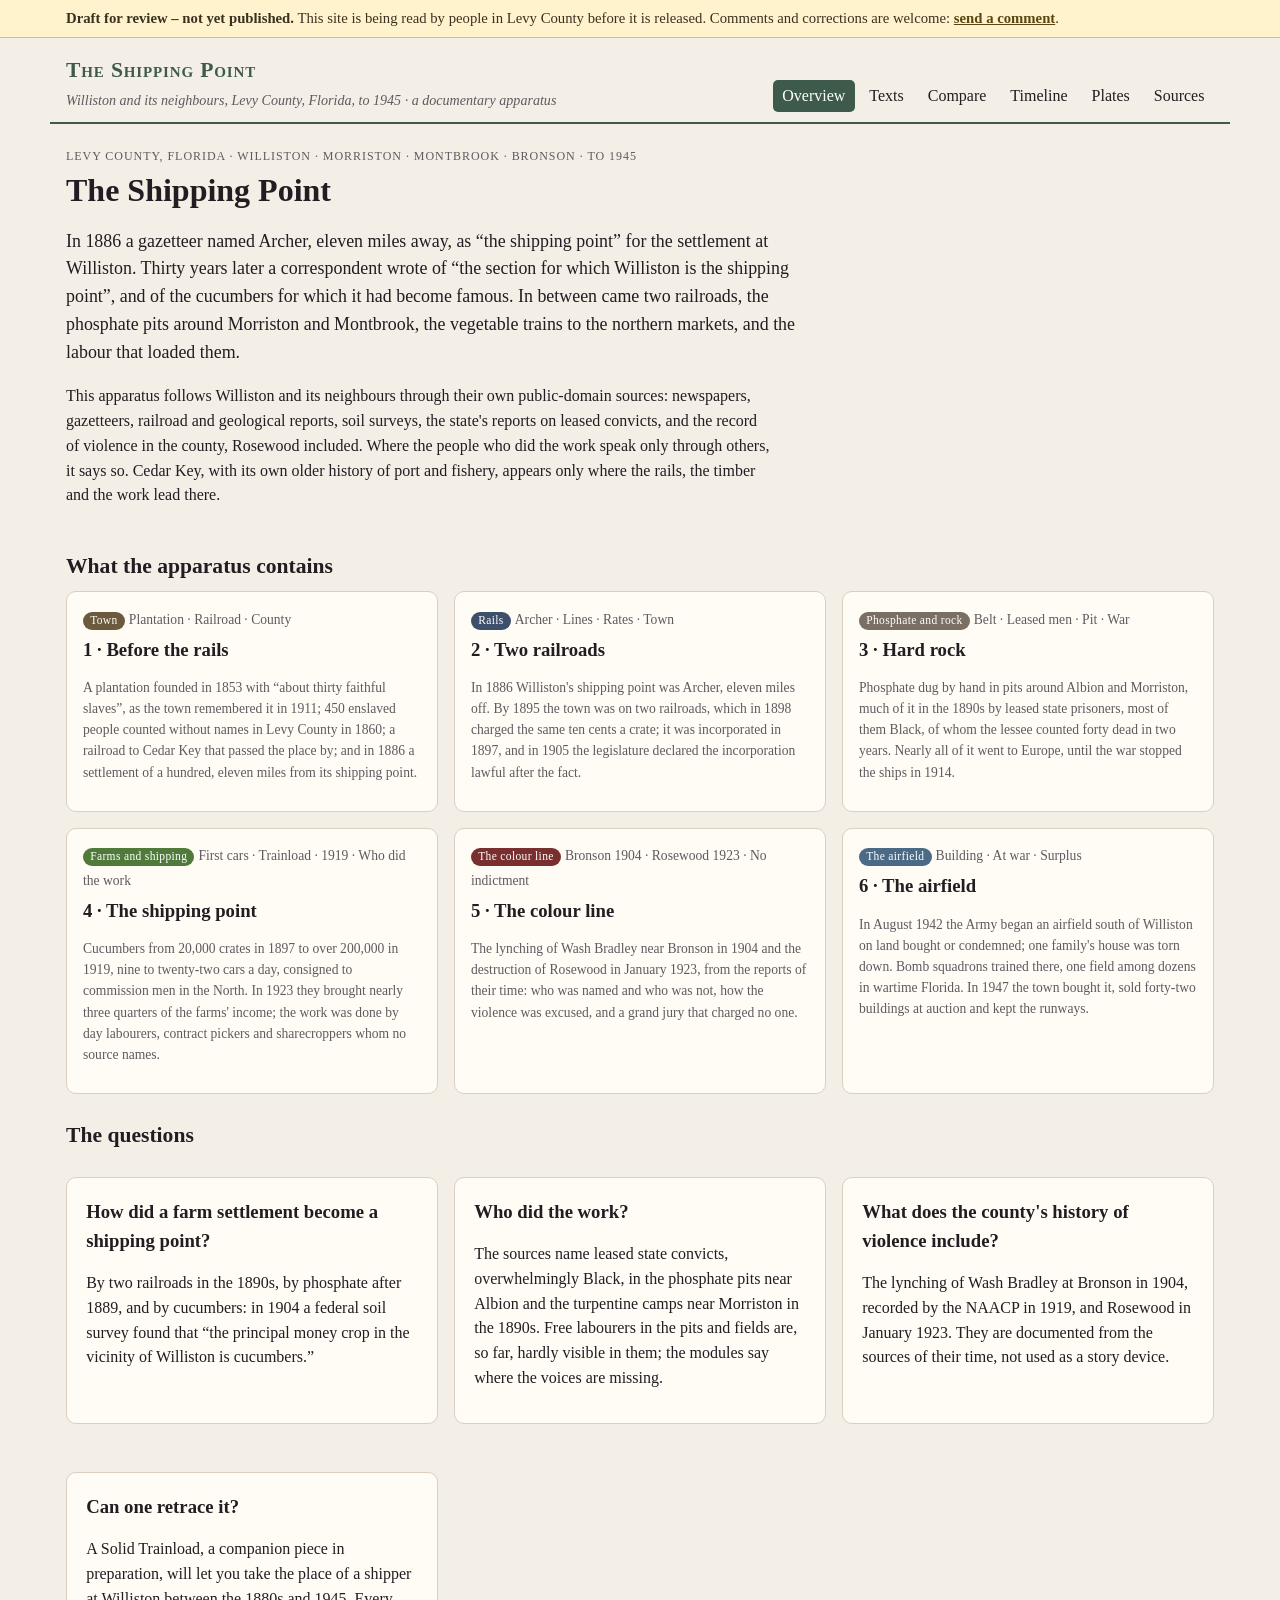
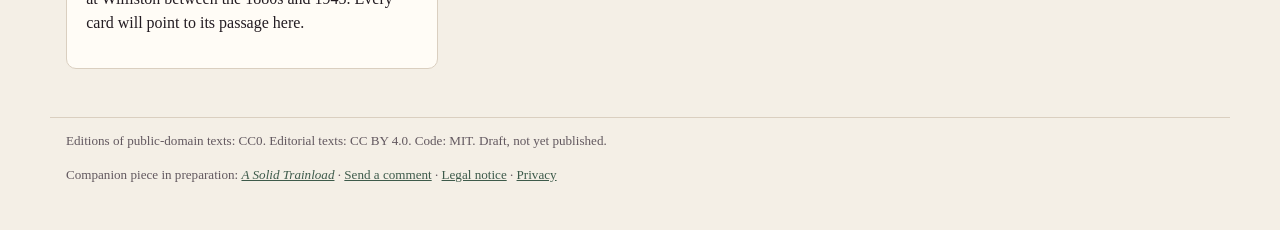
<file: index.html>
<!doctype html>
<html lang="en">
<head>
<meta charset="utf-8">
<meta name="viewport" content="width=device-width, initial-scale=1">
<meta name="robots" content="noindex, nofollow">
<title>The Shipping Point</title>
<meta name="description" content="Williston, Morriston, Montbrook and Bronson in Levy County, Florida, to 1945: rails, phosphate, cucumbers, the colour line and the airfield, in public-domain sources. Draft for review.">
<link rel="stylesheet" href="style.css">
<link rel="icon" href="data:image/svg+xml,%3Csvg xmlns='http://www.w3.org/2000/svg' viewBox='0 0 32 32'%3E%3Crect x='3' y='12' width='26' height='10' rx='1' fill='none' stroke='%233d5a4a' stroke-width='2.5'/%3E%3Ccircle cx='9' cy='25' r='2.5' fill='%233d5a4a'/%3E%3Ccircle cx='23' cy='25' r='2.5' fill='%233d5a4a'/%3E%3C/svg%3E">
</head>
<body>
<div class="draft" role="note"><p><b>Draft for review – not yet published.</b> This site is being read by people in Levy County before it is released. Comments and corrections are welcome: <a href="feedback.html">send a comment</a>.</p></div>
<header class="top">
  <a class="brand" href="#/">
    <strong>The Shipping Point</strong>
    <em>Williston and its neighbours, Levy County, Florida, to 1945 · a documentary apparatus</em>
  </a>
  <nav>
    <a href="#/" data-k="">Overview</a>
    <a href="#/texts" data-k="texts">Texts</a>
    <a href="#/compare" id="navCompare" data-k="compare" hidden>Compare</a>
    <a href="#/timeline" data-k="timeline">Timeline</a>
    <a href="#/plates" id="navPlates" data-k="plates" hidden>Plates</a>
    <a href="#/sources" data-k="sources">Sources</a>
  </nav>
</header>
<main id="view" aria-live="polite"></main>
<footer>
  <p>Editions of public-domain texts: CC0. Editorial texts: CC BY 4.0. Code: MIT. Draft, not yet published.</p>
  <p>Companion piece in preparation: <a href="https://a-solid-trainload.netlify.app/"><em>A Solid Trainload</em></a> · <a href="feedback.html">Send a comment</a> · <a href="legal.html#notice">Legal notice</a> · <a href="legal.html#privacy">Privacy</a></p>
</footer>
<script src="app.js"></script>
</body>
</html>
</file>
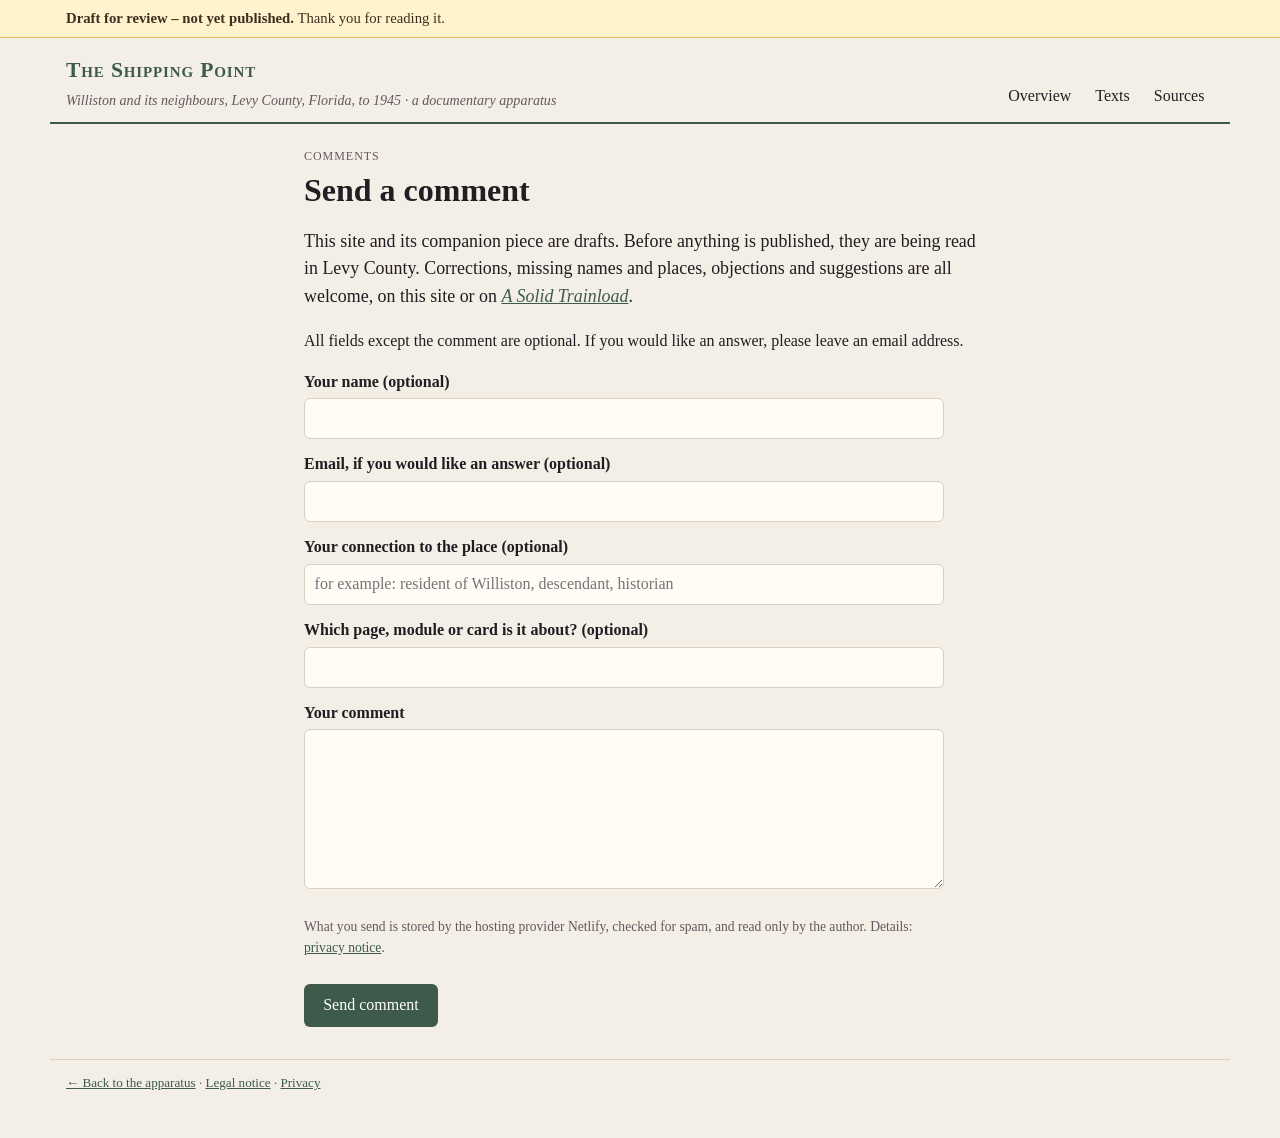
<file: feedback.html>
<!doctype html>
<html lang="en">
<head>
<meta charset="utf-8">
<meta name="viewport" content="width=device-width, initial-scale=1">
<meta name="robots" content="noindex, nofollow">
<title>Send a comment · The Shipping Point</title>
<meta name="description" content="Comments and corrections on the draft of The Shipping Point.">
<link rel="stylesheet" href="style.css">
</head>
<body>
<div class="draft" role="note"><p><b>Draft for review – not yet published.</b> Thank you for reading it.</p></div>
<header class="top">
  <a class="brand" href="index.html#/">
    <strong>The Shipping Point</strong>
    <em>Williston and its neighbours, Levy County, Florida, to 1945 · a documentary apparatus</em>
  </a>
  <nav>
    <a href="index.html#/">Overview</a>
    <a href="index.html#/texts">Texts</a>
    <a href="index.html#/sources">Sources</a>
  </nav>
</header>
<main class="readable">
  <span class="tag">Comments</span>
  <h1>Send a comment</h1>
  <p class="lede">This site and its companion piece are drafts. Before anything is published, they are being read in Levy County. Corrections, missing names and places, objections and suggestions are all welcome, on this site or on <a href="https://a-solid-trainload.netlify.app/"><em>A Solid Trainload</em></a>.</p>
  <p>All fields except the comment are optional. If you would like an answer, please leave an email address.</p>

  <form class="fb" name="feedback" method="POST" action="/thanks.html" data-netlify="true" netlify-honeypot="bot-field">
    <input type="hidden" name="form-name" value="feedback">
    <p class="hp"><label>Leave this field empty: <input name="bot-field"></label></p>
    <label>Your name (optional)<input name="name" autocomplete="name"></label>
    <label>Email, if you would like an answer (optional)<input name="email" type="email" autocomplete="email"></label>
    <label>Your connection to the place (optional)<input name="connection" placeholder="for example: resident of Williston, descendant, historian"></label>
    <label>Which page, module or card is it about? (optional)<input name="where"></label>
    <label>Your comment<textarea name="comment" required></textarea></label>
    <p class="fine">What you send is stored by the hosting provider Netlify, checked for spam, and read only by the author. Details: <a href="legal.html#form">privacy notice</a>.</p>
    <button type="submit">Send comment</button>
  </form>
</main>
<footer>
  <p><a href="index.html#/">← Back to the apparatus</a> · <a href="legal.html#notice">Legal notice</a> · <a href="legal.html#privacy">Privacy</a></p>
</footer>
</body>
</html>
</file>
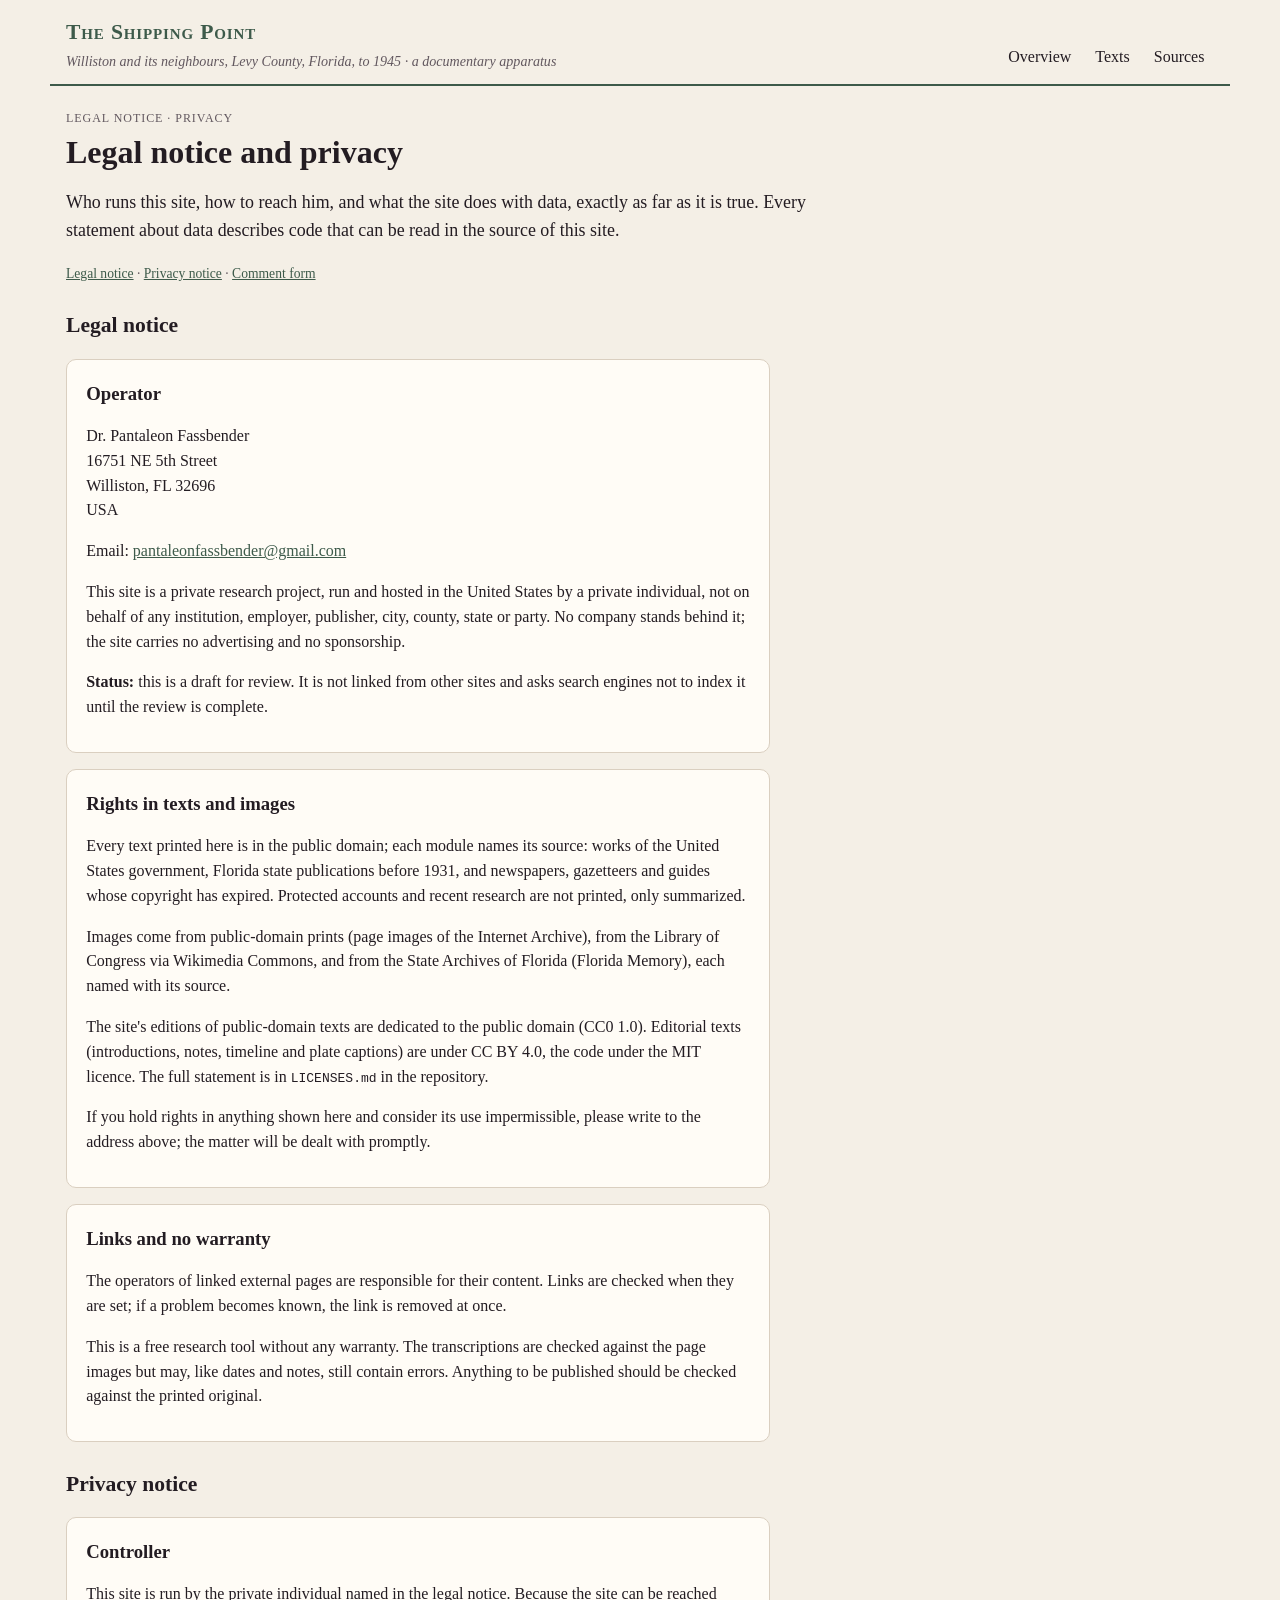
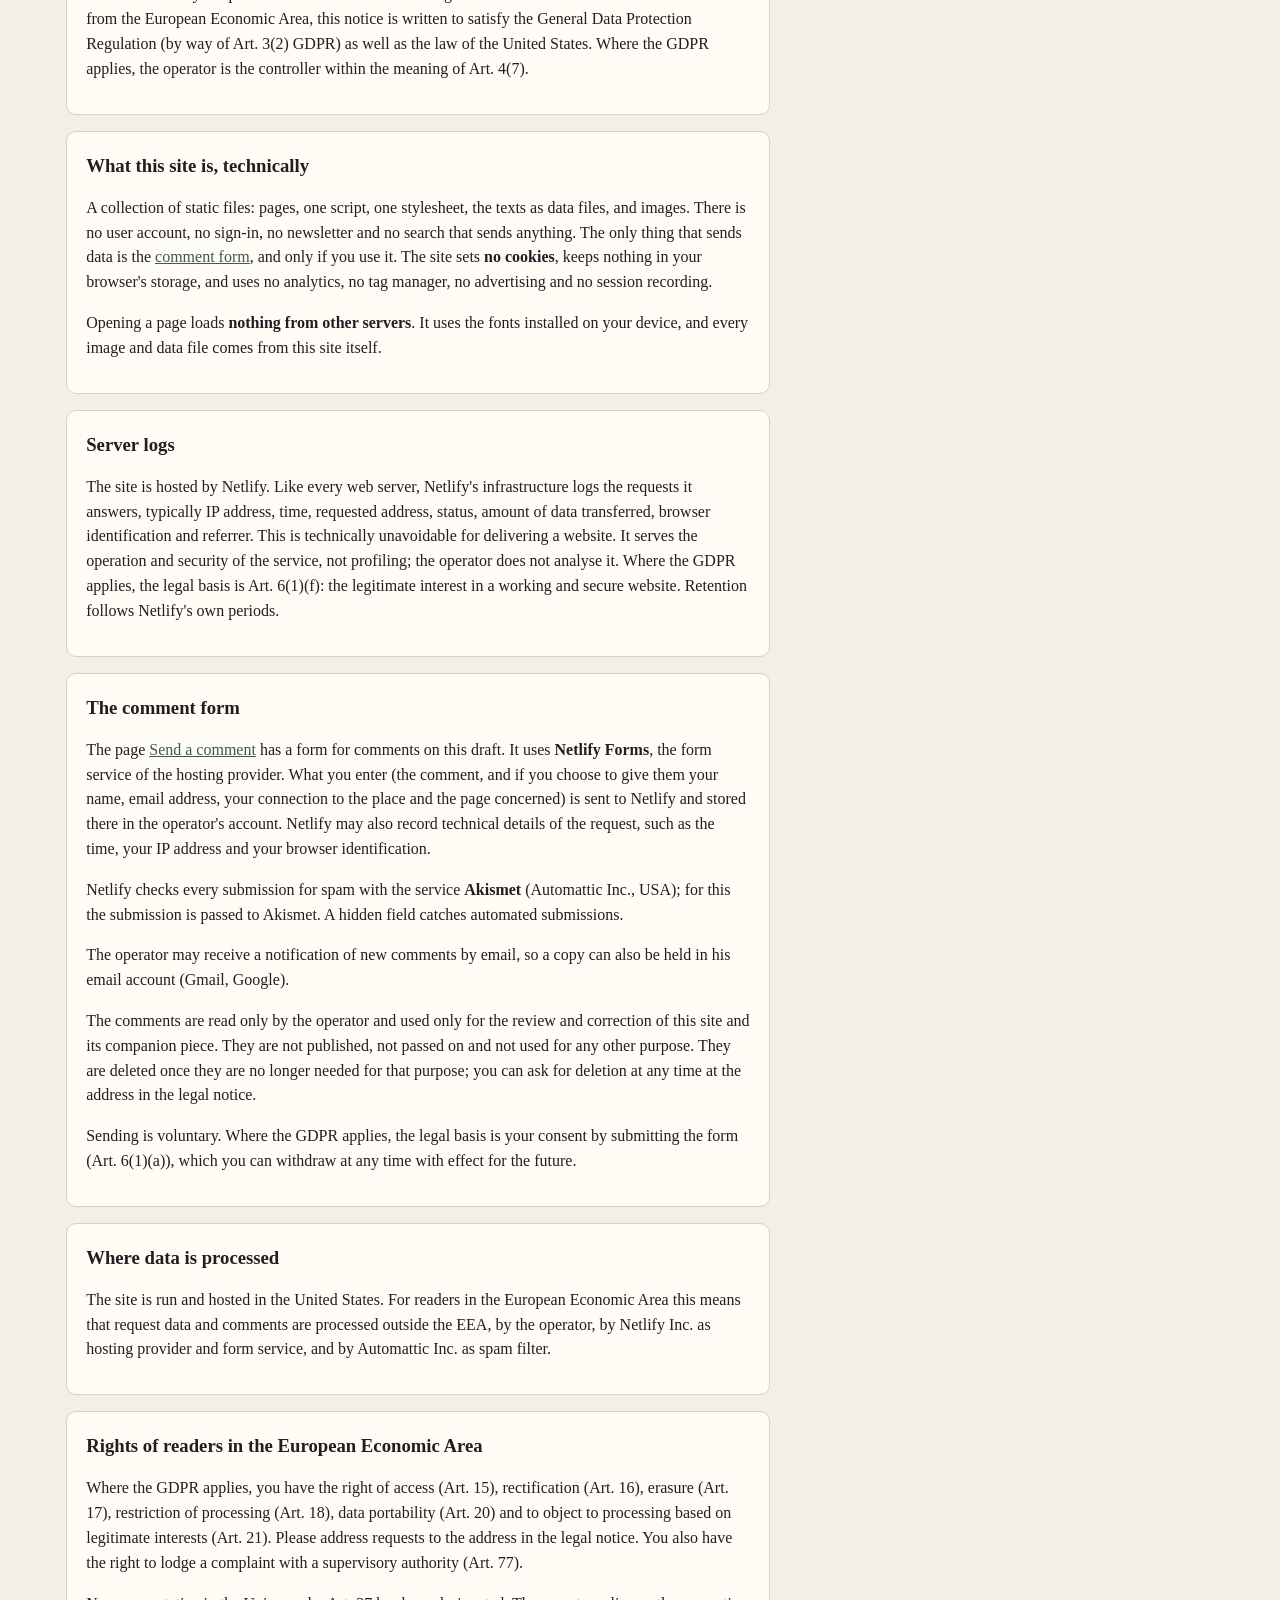
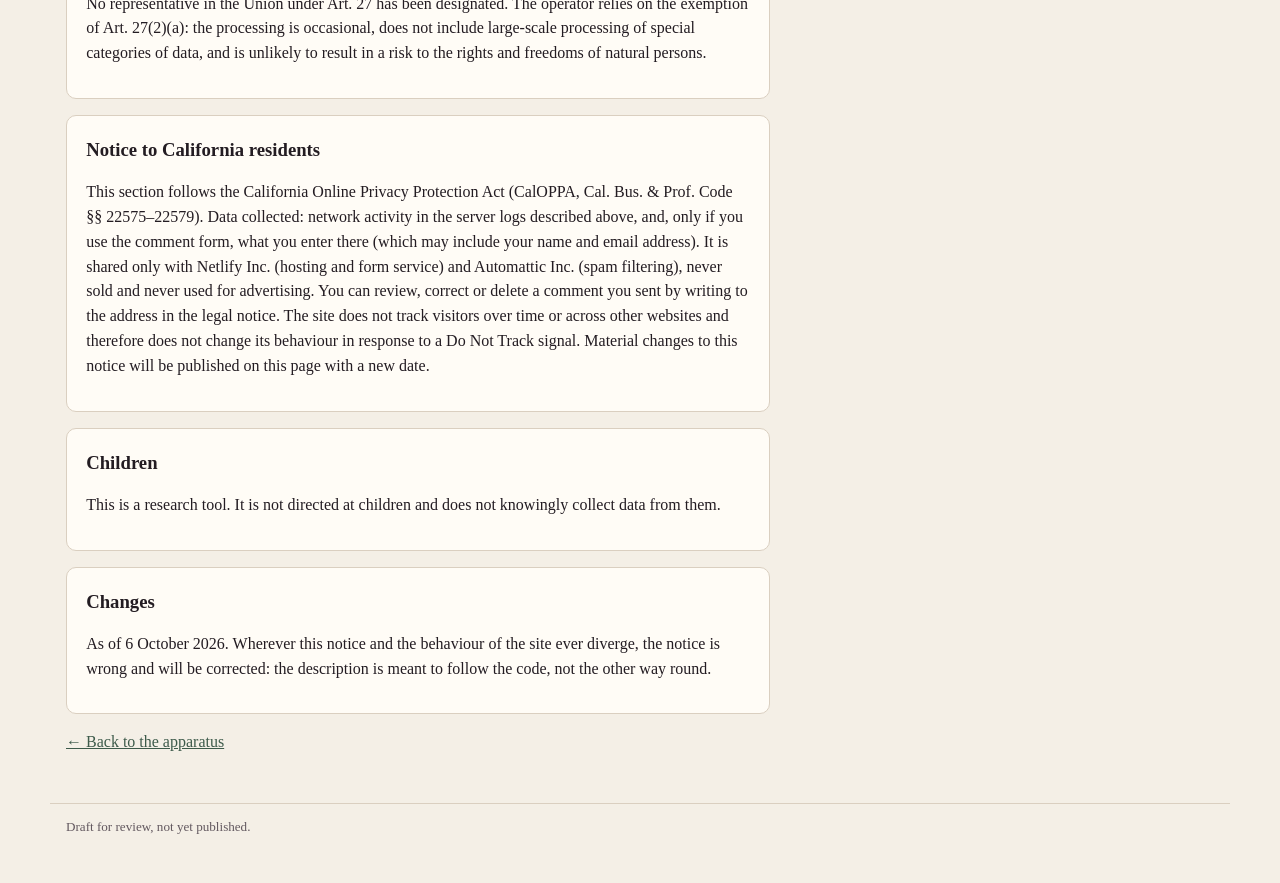
<file: legal.html>
<!doctype html>
<html lang="en">
<head>
<meta charset="utf-8">
<meta name="viewport" content="width=device-width, initial-scale=1">
<meta name="robots" content="noindex, nofollow">
<title>Legal notice and privacy · The Shipping Point</title>
<meta name="description" content="Who runs this site and what it does with data.">
<link rel="stylesheet" href="style.css">
</head>
<body>
<header class="top">
  <a class="brand" href="index.html#/">
    <strong>The Shipping Point</strong>
    <em>Williston and its neighbours, Levy County, Florida, to 1945 · a documentary apparatus</em>
  </a>
  <nav>
    <a href="index.html#/">Overview</a>
    <a href="index.html#/texts">Texts</a>
    <a href="index.html#/sources">Sources</a>
  </nav>
</header>
<main>
  <span class="tag">Legal notice · Privacy</span>
  <h1>Legal notice and privacy</h1>
  <p class="lede">Who runs this site, how to reach him, and what the site does with data, exactly as far as it is true. Every statement about data describes code that can be read in the source of this site.</p>
  <p class="fine"><a href="#notice">Legal notice</a> · <a href="#privacy">Privacy notice</a> · <a href="#form">Comment form</a></p>

  <h2 id="notice">Legal notice</h2>

  <div class="panel readable"><h3>Operator</h3>
    <p>Dr. Pantaleon Fassbender<br>16751 NE 5th Street<br>Williston, FL 32696<br>USA</p>
    <p>Email: <a href="mailto:pantaleonfassbender@gmail.com">pantaleonfassbender@gmail.com</a></p>
    <p>This site is a private research project, run and hosted in the United States by a private individual, not on behalf of any institution, employer, publisher, city, county, state or party. No company stands behind it; the site carries no advertising and no sponsorship.</p>
    <p><b>Status:</b> this is a draft for review. It is not linked from other sites and asks search engines not to index it until the review is complete.</p>
  </div>

  <div class="panel readable"><h3>Rights in texts and images</h3>
    <p>Every text printed here is in the public domain; each module names its source: works of the United States government, Florida state publications before 1931, and newspapers, gazetteers and guides whose copyright has expired. Protected accounts and recent research are not printed, only summarized.</p>
    <p>Images come from public-domain prints (page images of the Internet Archive), from the Library of Congress via Wikimedia Commons, and from the State Archives of Florida (Florida Memory), each named with its source.</p>
    <p>The site's editions of public-domain texts are dedicated to the public domain (CC0 1.0). Editorial texts (introductions, notes, timeline and plate captions) are under CC BY 4.0, the code under the MIT licence. The full statement is in <code>LICENSES.md</code> in the repository.</p>
    <p>If you hold rights in anything shown here and consider its use impermissible, please write to the address above; the matter will be dealt with promptly.</p>
  </div>

  <div class="panel readable"><h3>Links and no warranty</h3>
    <p>The operators of linked external pages are responsible for their content. Links are checked when they are set; if a problem becomes known, the link is removed at once.</p>
    <p>This is a free research tool without any warranty. The transcriptions are checked against the page images but may, like dates and notes, still contain errors. Anything to be published should be checked against the printed original.</p>
  </div>

  <h2 id="privacy">Privacy notice</h2>

  <div class="panel readable"><h3>Controller</h3>
    <p>This site is run by the private individual named in the legal notice. Because the site can be reached from the European Economic Area, this notice is written to satisfy the General Data Protection Regulation (by way of Art. 3(2) GDPR) as well as the law of the United States. Where the GDPR applies, the operator is the controller within the meaning of Art. 4(7).</p>
  </div>

  <div class="panel readable"><h3>What this site is, technically</h3>
    <p>A collection of static files: pages, one script, one stylesheet, the texts as data files, and images. There is no user account, no sign-in, no newsletter and no search that sends anything. The only thing that sends data is the <a href="#form">comment form</a>, and only if you use it. The site sets <strong>no cookies</strong>, keeps nothing in your browser's storage, and uses no analytics, no tag manager, no advertising and no session recording.</p>
    <p>Opening a page loads <strong>nothing from other servers</strong>. It uses the fonts installed on your device, and every image and data file comes from this site itself.</p>
  </div>

  <div class="panel readable"><h3>Server logs</h3>
    <p>The site is hosted by Netlify. Like every web server, Netlify's infrastructure logs the requests it answers, typically IP address, time, requested address, status, amount of data transferred, browser identification and referrer. This is technically unavoidable for delivering a website. It serves the operation and security of the service, not profiling; the operator does not analyse it. Where the GDPR applies, the legal basis is Art. 6(1)(f): the legitimate interest in a working and secure website. Retention follows Netlify's own periods.</p>
  </div>

  <div class="panel readable" id="form"><h3>The comment form</h3>
    <p>The page <a href="feedback.html">Send a comment</a> has a form for comments on this draft. It uses <b>Netlify Forms</b>, the form service of the hosting provider. What you enter (the comment, and if you choose to give them your name, email address, your connection to the place and the page concerned) is sent to Netlify and stored there in the operator's account. Netlify may also record technical details of the request, such as the time, your IP address and your browser identification.</p>
    <p>Netlify checks every submission for spam with the service <b>Akismet</b> (Automattic Inc., USA); for this the submission is passed to Akismet. A hidden field catches automated submissions.</p>
    <p>The operator may receive a notification of new comments by email, so a copy can also be held in his email account (Gmail, Google).</p>
    <p>The comments are read only by the operator and used only for the review and correction of this site and its companion piece. They are not published, not passed on and not used for any other purpose. They are deleted once they are no longer needed for that purpose; you can ask for deletion at any time at the address in the legal notice.</p>
    <p>Sending is voluntary. Where the GDPR applies, the legal basis is your consent by submitting the form (Art. 6(1)(a)), which you can withdraw at any time with effect for the future.</p>
  </div>

  <div class="panel readable"><h3>Where data is processed</h3>
    <p>The site is run and hosted in the United States. For readers in the European Economic Area this means that request data and comments are processed outside the EEA, by the operator, by Netlify Inc. as hosting provider and form service, and by Automattic Inc. as spam filter.</p>
  </div>

  <div class="panel readable"><h3>Rights of readers in the European Economic Area</h3>
    <p>Where the GDPR applies, you have the right of access (Art. 15), rectification (Art. 16), erasure (Art. 17), restriction of processing (Art. 18), data portability (Art. 20) and to object to processing based on legitimate interests (Art. 21). Please address requests to the address in the legal notice. You also have the right to lodge a complaint with a supervisory authority (Art. 77).</p>
    <p>No representative in the Union under Art. 27 has been designated. The operator relies on the exemption of Art. 27(2)(a): the processing is occasional, does not include large-scale processing of special categories of data, and is unlikely to result in a risk to the rights and freedoms of natural persons.</p>
  </div>

  <div class="panel readable"><h3>Notice to California residents</h3>
    <p>This section follows the California Online Privacy Protection Act (CalOPPA, Cal. Bus. &amp; Prof. Code §§ 22575–22579). Data collected: network activity in the server logs described above, and, only if you use the comment form, what you enter there (which may include your name and email address). It is shared only with Netlify Inc. (hosting and form service) and Automattic Inc. (spam filtering), never sold and never used for advertising. You can review, correct or delete a comment you sent by writing to the address in the legal notice. The site does not track visitors over time or across other websites and therefore does not change its behaviour in response to a Do Not Track signal. Material changes to this notice will be published on this page with a new date.</p>
  </div>

  <div class="panel readable"><h3>Children</h3>
    <p>This is a research tool. It is not directed at children and does not knowingly collect data from them.</p>
  </div>

  <div class="panel readable"><h3>Changes</h3>
    <p>As of 6 October 2026. Wherever this notice and the behaviour of the site ever diverge, the notice is wrong and will be corrected: the description is meant to follow the code, not the other way round.</p>
  </div>
  <p><a href="index.html#/">← Back to the apparatus</a></p>
</main>
<footer>
  <p>Draft for review, not yet published.</p>
</footer>
</body>
</html>
</file>
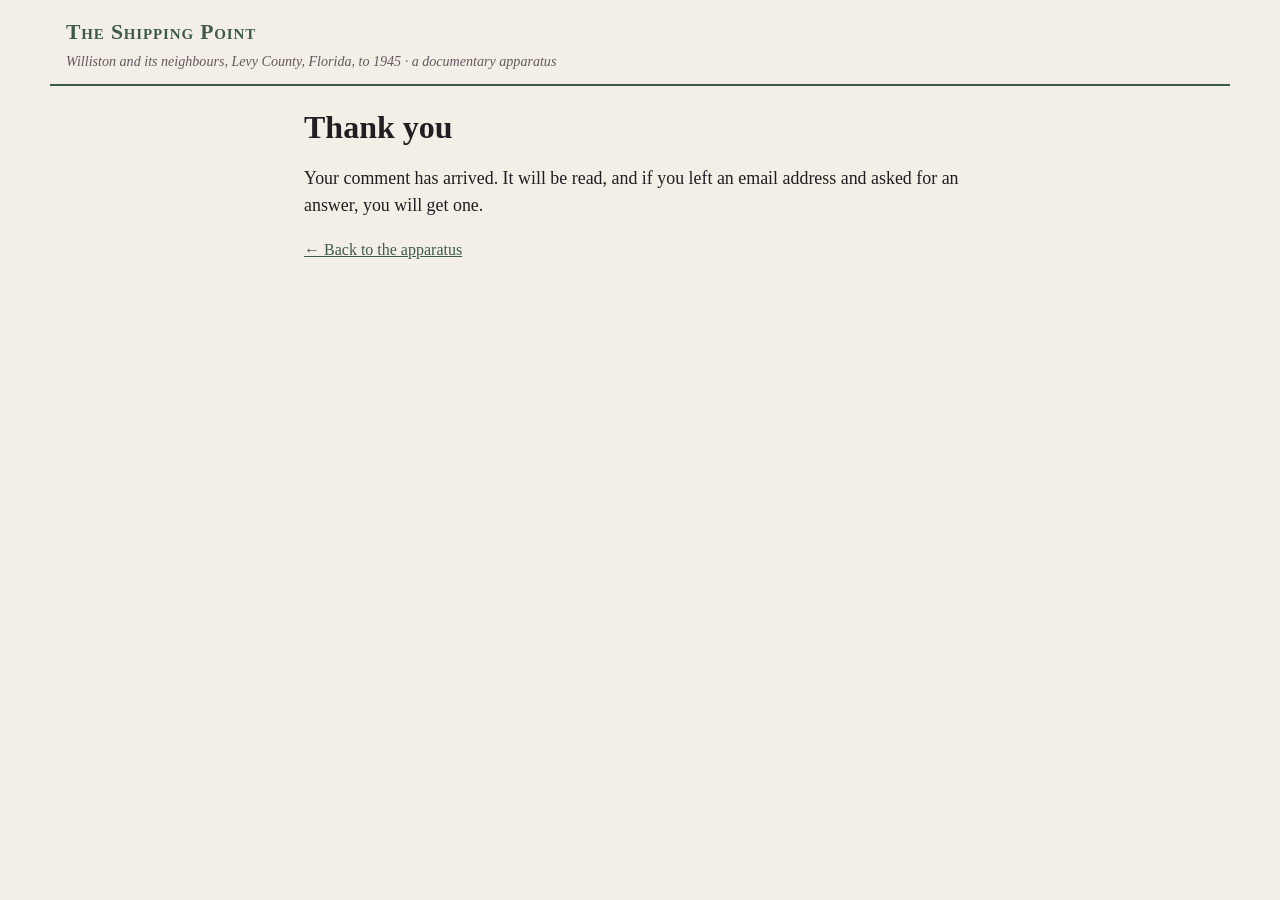
<file: thanks.html>
<!doctype html>
<html lang="en">
<head>
<meta charset="utf-8">
<meta name="viewport" content="width=device-width, initial-scale=1">
<meta name="robots" content="noindex, nofollow">
<title>Thank you · The Shipping Point</title>
<link rel="stylesheet" href="style.css">
</head>
<body>
<header class="top">
  <a class="brand" href="index.html#/">
    <strong>The Shipping Point</strong>
    <em>Williston and its neighbours, Levy County, Florida, to 1945 · a documentary apparatus</em>
  </a>
</header>
<main class="readable">
  <h1>Thank you</h1>
  <p class="lede">Your comment has arrived. It will be read, and if you left an email address and asked for an answer, you will get one.</p>
  <p><a href="index.html#/">← Back to the apparatus</a></p>
</main>
</body>
</html>
</file>
<file: style.css>
:root{
  --paper:#f4efe6; --panel:#fffcf6; --ink:#231c22; --ink2:#62585f; --line:#dacfc0;
  --red:#3d5a4a; --gold:#8a6d2f; --tree:#3f6b3a;
  --town:#6b5a3e; --rail:#3d4f6b; --rock:#7a6f62; --crop:#4f7a3a; --colour:#7a2f2f; --air:#4a6a85;
  --serif:"Iowan Old Style","Palatino Linotype",Palatino,"Book Antiqua",Georgia,serif;
}
*{box-sizing:border-box}
body{margin:0; background:var(--paper); color:var(--ink); font-family:var(--serif); line-height:1.55}
a{color:var(--red)}
.top{display:flex; justify-content:space-between; align-items:flex-end; flex-wrap:wrap; gap:.6rem 1.5rem;
  max-width:1180px; margin:0 auto; padding:1rem 16px .6rem; border-bottom:2px solid var(--red)}
.brand{text-decoration:none; color:inherit}
.brand strong{display:block; font-size:1.35rem; color:var(--red); font-variant:small-caps; letter-spacing:.04em}
.brand em{font-size:.88rem; color:var(--ink2)}
.top nav{display:flex; gap:.3rem; flex-wrap:wrap}
.top nav a{text-decoration:none; color:var(--ink); padding:.25rem .6rem; border-radius:5px}
.top nav a.on{background:var(--red); color:#fff}
main{max-width:1180px; margin:0 auto; padding:1.2rem 16px 2rem}
footer{max-width:1180px; margin:0 auto; padding:0 16px 2rem; font-size:.82rem; color:var(--ink2); border-top:1px solid var(--line)}
h1{font-size:2rem; margin:.2rem 0 .6rem; line-height:1.2}
h2{font-size:1.35rem; margin:1.6rem 0 .5rem}
h3{margin:.2rem 0 .3rem}
.lede{font-size:1.12rem; max-width:48rem}
.fine{font-size:.85rem; color:var(--ink2)}
.tag{font-size:.75rem; letter-spacing:.08em; text-transform:uppercase; color:var(--ink2)}
.panel{background:var(--panel); border:1px solid var(--line); border-radius:10px; padding:1rem 1.2rem; margin:1rem 0}
.readable{max-width:44rem}
.grid{display:grid; gap:1rem}
.g2{grid-template-columns:repeat(auto-fill,minmax(300px,1fr))}
.g4{grid-template-columns:repeat(auto-fill,minmax(210px,1fr))}
.card{background:var(--panel); border:1px solid var(--line); border-radius:10px; padding:.9rem 1rem; text-decoration:none; color:inherit; display:block}
a.card:hover{border-color:var(--red)}
.card.planned{opacity:.72; border-style:dashed}
.side{display:inline-block; font-size:.72rem; padding:0 .45rem; border-radius:99px; color:#fff; letter-spacing:.03em}
.side.town{background:var(--town)} .side.rail{background:var(--rail)} .side.rock{background:var(--rock)}
.side.crop{background:var(--crop)} .side.colour{background:var(--colour)} .side.air{background:var(--air)}
/* language: static blocks carry both, the page shows one */
html[lang=de] .i-en, html[lang=en] .i-de{display:none}
.uibtn{font:inherit; font-size:.85rem; background:var(--panel); color:var(--ink); border:1px solid var(--red); border-radius:5px; padding:.2rem .6rem; cursor:pointer; margin-left:.4rem}
.uibtn:hover{background:var(--red); color:#fff}
.hero{display:grid; grid-template-columns:minmax(0,1.5fr) minmax(0,1fr); gap:1.5rem; align-items:start}
.hero.one{grid-template-columns:1fr}
.hero img{width:100%; border-radius:8px; border:1px solid var(--line)}
figure{margin:0}
figcaption{font-size:.85rem; color:var(--ink2); margin-top:.4rem}
.quote{border-left:3px solid var(--red); padding:.2rem 0 .2rem 1rem; margin:1rem 0; font-style:italic}
/* reader */
.toc{display:flex; flex-wrap:wrap; gap:.4rem; margin:.6rem 0 1rem}
.toc a{border:1px solid var(--line); border-radius:6px; padding:.2rem .6rem; text-decoration:none; color:var(--ink); background:var(--panel); font-size:.9rem}
.toc a.on{border-color:var(--red); background:var(--red); color:#fff}
.langbar{display:flex; gap:.3rem; margin:.4rem 0 1rem}
.langbar button{font:inherit; font-size:.85rem; background:var(--panel); border:1px solid var(--line); border-radius:6px; padding:.2rem .7rem; cursor:pointer}
.langbar button.on{background:var(--ink); color:var(--paper); border-color:var(--ink)}
.unit{display:grid; grid-template-columns:4.6rem minmax(0,1fr); gap:.3rem .8rem; padding:.55rem 0; border-bottom:1px dotted var(--line)}
.unit .num{font-size:.78rem; color:var(--ink2); text-align:right; padding-top:.2rem}
.unit .num a{color:inherit; text-decoration:none}
.unit .pg{display:block; font-size:.7rem; line-height:1.25; margin-top:.3rem; color:var(--ink2); opacity:.85}
.unit.hl{background:#f3e0d8}
.unit .cols{display:grid; grid-template-columns:1fr 1fr; gap:1.2rem}
.unit .cols.one{grid-template-columns:1fr}
.unit .orig{color:var(--ink2)}
.unit.label .text{font-variant:small-caps; letter-spacing:.03em; font-weight:600; color:var(--red)}
.unit h4{margin:0 0 .3rem; font-size:.95rem; color:var(--red)}
.unit .text,.unit .orig{white-space:pre-line}
.note{grid-column:2; font-size:.84rem; color:var(--ink2); border-left:2px solid var(--gold); padding-left:.6rem}
.hinweis{font-size:.9rem}
/* timeline */
.tl{position:relative; margin:1rem 0 0 .6rem; padding-left:1.4rem; border-left:2px solid var(--line)}
.st{position:relative; margin:0 0 1.2rem; display:grid; grid-template-columns:minmax(0,1fr) 140px; gap:1rem; align-items:start}
.st::before{content:""; position:absolute; left:-1.95rem; top:.35rem; width:12px; height:12px; border-radius:50%; background:var(--c,var(--ink)); border:2px solid var(--paper)}
.st .d{font-size:.82rem; color:var(--ink2)}
.st img{width:140px; border-radius:6px; border:1px solid var(--line)}
.st p{margin:.2rem 0}
.legend{display:flex; flex-wrap:wrap; gap:.4rem}
/* plates */
.plate img{width:100%; border-radius:6px; border:1px solid var(--line); background:#fff}
.lightbox{position:fixed; inset:0; background:rgba(20,16,12,.85); display:flex; align-items:center; justify-content:center; padding:16px; z-index:10}
.lightbox img{max-width:100%; max-height:86vh; border-radius:6px}
.lightbox .cap{color:#f5efe2; max-width:44rem; font-size:.9rem; margin-top:.6rem}
.lightbox figure{text-align:center}
/* compare */
.cmp{display:grid; gap:1rem; margin-top:1rem}
.cmp.n2{grid-template-columns:1fr 1fr}
.cmp.n3{grid-template-columns:repeat(3,minmax(0,1fr))}
.cmp.n4{grid-template-columns:1fr 1fr}
.voice{background:var(--panel); border:1px solid var(--line); border-radius:10px; padding:.8rem 1rem}
.vhead{border-bottom:1px solid var(--line); padding-bottom:.5rem; margin-bottom:.5rem}
.vunit{margin:.7rem 0}
.vunit .text{white-space:pre-line}
@media (max-width:760px){
  .cmp.n2,.cmp.n3,.cmp.n4{grid-template-columns:1fr}
  .hero{grid-template-columns:1fr}
  .unit .cols{grid-template-columns:1fr}
  .st{grid-template-columns:1fr}
  .st img{width:110px}
  h1{font-size:1.6rem}
}
@media (prefers-color-scheme: dark){
  :root:not([data-theme="light"]){--paper:#1c171b; --panel:#262026; --ink:#ece4ea; --ink2:#b3a8b0; --line:#43383f; --red:#a9b8c8}
  :root:not([data-theme="light"]) .unit.hl{background:#3a2a35}
  :root:not([data-theme="light"]) .top nav a.on, :root:not([data-theme="light"]) .toc a.on{color:#1c171b}
}
/* plates and visualizations in a section */
.secplates{margin:1rem 0}
.secplates figcaption{font-size:.85rem}
.viz{margin:1rem 0; overflow-x:auto; border:1px solid var(--line); border-radius:8px; padding:.6rem; background:var(--panel)}
.viz svg{display:block; width:100%; min-width:600px; height:auto}
/* films: loaded on click */
.film .filmhead{margin-bottom:.3rem}
.film .frame{position:relative; aspect-ratio:4/3; max-width:720px; background:#111; border-radius:8px; display:flex; flex-direction:column; align-items:center; justify-content:center; gap:.4rem; padding:1rem; margin:.6rem 0}
.film .frame .fine{color:#cfc7bd; text-align:center; max-width:30rem}
.film .frame iframe{position:absolute; inset:0; width:100%; height:100%; border:0; border-radius:8px}
.film .frame.silent{background:var(--paper); border:1px dashed var(--line); aspect-ratio:auto}
.film .frame.silent p{color:var(--ink2); font-style:italic}
.loadfilm{font:inherit; font-size:1rem; background:var(--film); color:#fff; border:0; border-radius:6px; padding:.5rem 1.1rem; cursor:pointer}
.marks{padding-left:1.2rem}
.marks li{margin:.3rem 0}
.mark{font:inherit; font-size:.8rem; font-variant-numeric:tabular-nums; background:var(--panel); border:1px solid var(--line); border-radius:4px; padding:0 .4rem; cursor:pointer}
.mark:disabled{cursor:default; opacity:.6}
.film details.ton{margin:.6rem 0}
.film details.ton summary{cursor:pointer; font-weight:600}
.film details.ton li i{color:var(--ink2)}

/* draft banner: shown until the review is done */
.draft{background:#fff3cd; border-bottom:1px solid #e0c060; color:#3a3020; font-size:.92rem}
.draft p{max-width:1180px; margin:0 auto; padding:.45rem 16px}
.draft a{color:#5a4410; font-weight:600}
/* feedback form */
form.fb{display:grid; gap:.8rem; max-width:40rem}
form.fb label{display:grid; gap:.25rem; font-weight:600}
form.fb input, form.fb textarea, form.fb select{font:inherit; font-weight:400; padding:.45rem .6rem; border:1px solid var(--line); border-radius:6px; background:var(--panel); color:var(--ink)}
form.fb textarea{min-height:10rem}
form.fb .hp{position:absolute; left:-5000px}
form.fb button{font:inherit; justify-self:start; background:var(--red); color:#fff; border:0; border-radius:6px; padding:.55rem 1.2rem; cursor:pointer}

.plate figcaption{overflow-wrap:anywhere}

.secplates img{max-height:340px; width:100%; object-fit:cover; object-position:top}
</file>
